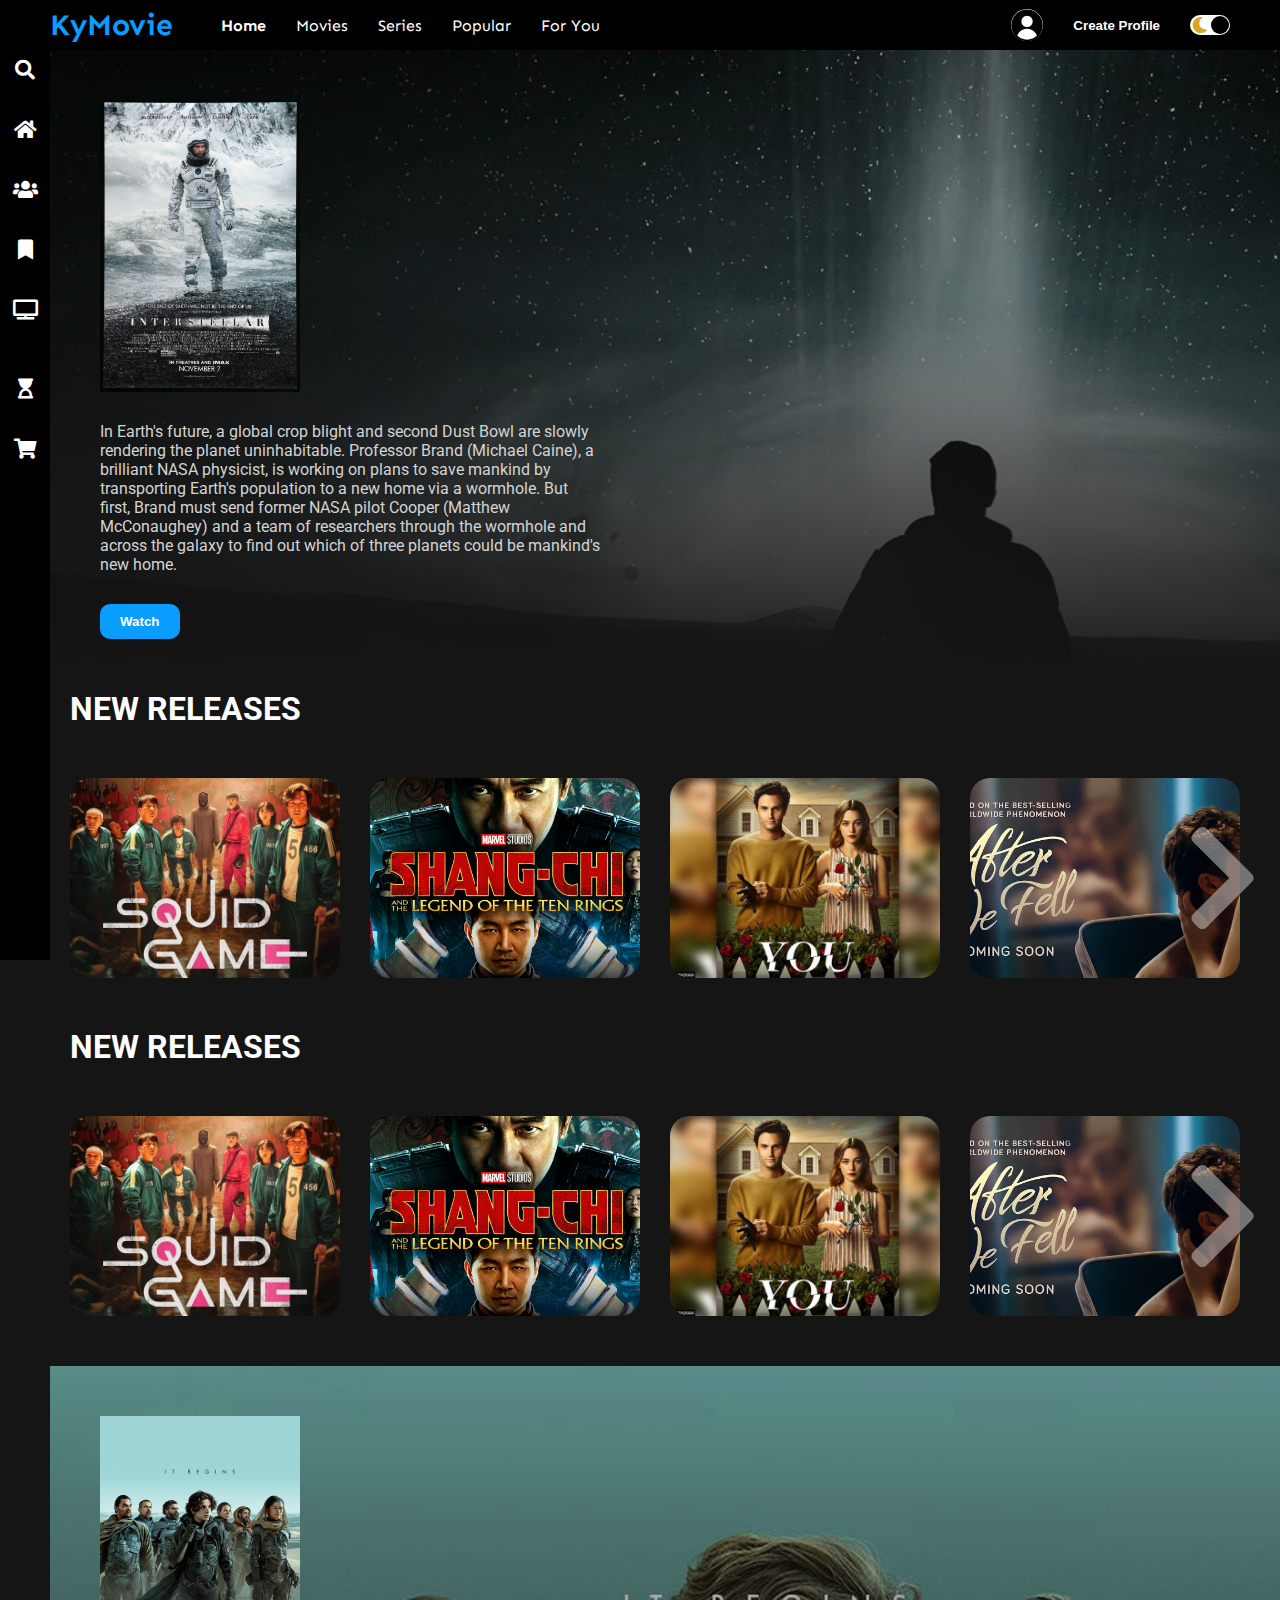
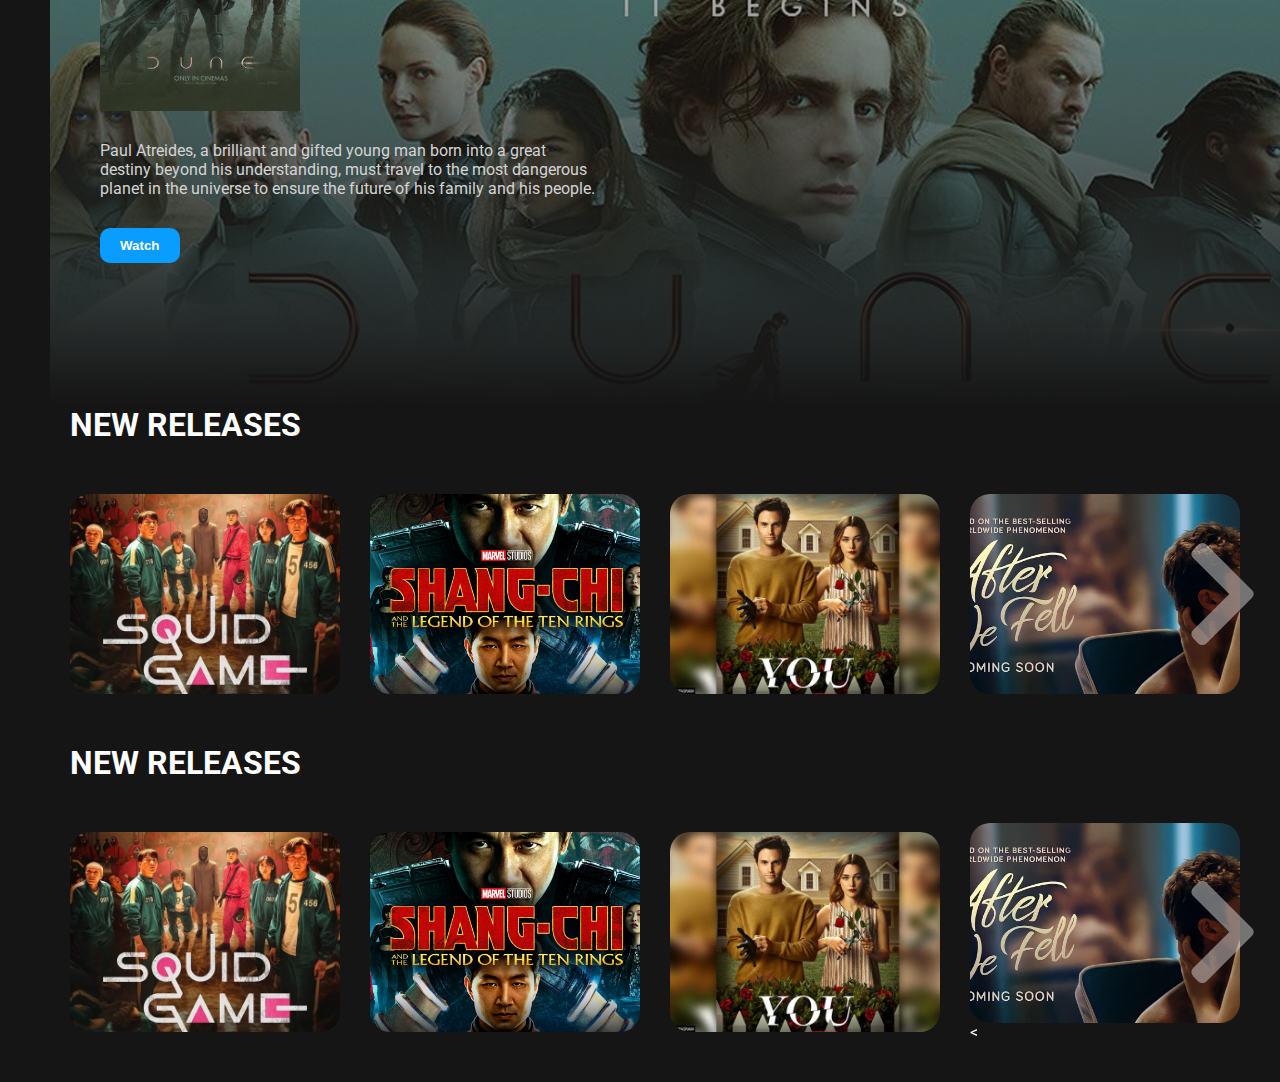
<file: index.html>
<html lang="en">

<head>
    <meta charset="UTF-8">
    <meta http-equiv="X-UA-Compatible" content="IE=edge">
    <meta name="viewport" content="width=device-width, initial-scale=1.0">
    <link rel="stylesheet" href="style.css">
    <link
        href="https://fonts.googleapis.com/css2?family=Roboto:wght@100;300;400;500;700;900&family=Sen:wght@400;700;800&display=swap"
        rel="stylesheet">
    <link rel="stylesheet" href="https://cdnjs.cloudflare.com/ajax/libs/font-awesome/5.15.2/css/all.min.css">
    <title>Movie Design</title>
</head>

<body>
    <div class="navbar">
        <div class="navbar-container">
            <div class="logo-container">
                <h1 class="logo">KyMovie</h1>
            </div>
            <div class="menu-container">
                <ul class="menu-list">
                    <li class="menu-list-item active">Home</li>
                    <li class="menu-list-item">Movies</li>
                    <li class="menu-list-item">Series</li>
                    <li class="menu-list-item">Popular</li>
                    <li class="menu-list-item">For You</li>
                </ul>
            </div>
            <div class= "profile-container">
                <img class= "profile-picture" src="img/profilepic.png" alt="">
                <div class= "profile-text-container">
                    <!--<span class="profile-text">Profile</span> -->
                    <div class="dropdown">  
                        <button class="dropbtn"> Create Profile</button>  
                        <div class="dropdown-content">  
                        <a href="registration.html", target='_blank'> Create Profile </a>  
                        </div>  
                        </div>  
                </div>    




                <div class="toggle">
                    <i class="fas fa-moon toggle-icon"></i>
                    <i class="fas fa-sun toggle-icon"></i>
                    <div class="toggle-ball"></div>
                </div>
            </div>
        </div>
    </div>
    <div class="sidebar">
        <i class="left-menu-icon fas fa-search"></i>
        <i class="left-menu-icon fas fa-home"></i>
        <i class="left-menu-icon fas fa-users"></i>
        <i class="left-menu-icon fas fa-bookmark"></i>
        <i class="left-menu-icon fas fa-tv"></i>s
        <i class="left-menu-icon fas fa-hourglass-start"></i>
        <i class="left-menu-icon fas fa-shopping-cart"></i>


    </div>

<div class="container">
    <div class="content-container">
        <div class="featured-content"
            style="background: linear-gradient(to bottom, rgba(0,0,0,0), #151515), url('img/interstellar3.jpg');">
            <img class="featured-title" src="img/interstellar.jpg" alt="">
            <p class="featured-desc">In Earth's future, a global crop blight and second Dust Bowl are slowly rendering the planet uninhabitable. Professor Brand (Michael Caine), a brilliant NASA physicist, is working on plans to save mankind by transporting Earth's population to a new home via a wormhole. But first, Brand must send former NASA pilot Cooper (Matthew McConaughey) and a team of researchers through the wormhole and across the galaxy to find out which of three planets could be mankind's new home.</p>
            <button class="featured-button" onclick=" window.open('https://www.youtube.com/watch?v=2LqzF5WauAw','_blank')"> Watch </button>
        </div>
        <div class="movie-list-container">
            <h1 class="movie-list-title">NEW RELEASES</h1>
            <div class="movie-list-wrapper">
                <div class="movie-list">
                    <div class="movie-list-item">
                        <img class="movie-list-item-img" src="img/squid2.jpeg" alt="">
                        <span class="movie-list-item-title">Squid Game</span>
                        <p class="movie-list-item-desc">Hundreds of cash-strapped contestants accept an invitation to compete in children's games for a tempting prize, but the stakes are deadly.</p>
                        <button class="movie-list-item-button" onclick=" window.open('https://www.youtube.com/watch?v=oqxAJKy0ii4','_blank')"> Watch </button>
                    </div>
                    <div class="movie-list-item">
                        <img class="movie-list-item-img" src="img/shang-chi.jpg" alt="">
                        <span class="movie-list-item-title">Shang-Chi</span>
                        <p class="movie-list-item-desc">Martial-arts master Shang-Chi confronts the past he thought he left behind when he's drawn into the web of the mysterious Ten Rings organization.</p>
                        <button class="movie-list-item-button" onclick=" window.open('https://www.youtube.com/watch?v=8YjFbMbfXaQ','_blank')"> Watch </button>
                    </div>
                    <div class="movie-list-item">
                        <img class="movie-list-item-img" src="img/you.jpg" alt="">
                        <span class="movie-list-item-title">You</span>
                        <p class="movie-list-item-desc">What would you do for love? For a brilliant male bookstore manager who crosses paths with an aspiring female writer, this question is put to the test.</p>
                        <button class="movie-list-item-button" onclick=" window.open('https://www.youtube.com/watch?v=xAN1ThhTWsE','_blank')"> Watch </button>
                    </div>
                    <div class="movie-list-item">
                        <img class="movie-list-item-img" src="img/after2.jpg" alt="">
                        <span class="movie-list-item-title">After We Fell</span>
                        <p class="movie-list-item-desc">As Tessa makes a life-changing decision, revelations about her family and Hardin's past threaten to derail her plans and end the couple's intense relationship.</p>
                        <button class="movie-list-item-button" onclick=" window.open('https://www.youtube.com/watch?v=3OHPCurXcTU','_blank')"> Watch </button>
                    </div>
                    <div class="movie-list-item">
                        <img class="movie-list-item-img" src="img/dune.png" alt="">
                        <span class="movie-list-item-title">Dune</span>
                        <p class="movie-list-item-desc">Paul Atreides, a brilliant and gifted young man born into a great destiny beyond his understanding, must travel to the most dangerous planet in the universe to ensure the future of his family and his people.</p>
                        <button class="movie-list-item-button" onclick=" window.open('https://www.youtube.com/watch?v=8g18jFHCLXk','_blank')"> Watch </button>
                    </div>
                    <div class="movie-list-item">
                        <img class="movie-list-item-img" src="img/black.jpg" alt="">
                        <span class="movie-list-item-title">Black Widow</span>
                        <p class="movie-list-item-desc">Natasha Romanoff, aka Black Widow, confronts the darker parts of her ledger when a dangerous conspiracy with ties to her past arises.</p>
                        <button class="movie-list-item-button" onclick=" window.open('https://www.youtube.com/watch?v=Fp9pNPdNwjI','_blank')"> Watch </button>
                    </div>
                    <div class="movie-list-item">
                        <img class="movie-list-item-img" src="img/squid2.jpeg" alt="">
                        <span class="movie-list-item-title">Squid Game</span>
                        <p class="movie-list-item-desc">Hundreds of cash-strapped contestants accept an invitation to compete in children's games for a tempting prize, but the stakes are deadly.</p>
                        <button class="movie-list-item-button" onclick=" window.open('https://www.youtube.com/watch?v=oqxAJKy0ii4','_blank')"> Watch </button>
                    </div>
                </div>
                <i class="fas fa-chevron-right arrow"></i>
            </div>
        </div>
        <div class="movie-list-container">
            <h1 class="movie-list-title">NEW RELEASES</h1>
            <div class="movie-list-wrapper">
                <div class="movie-list">
                    <div class="movie-list-item">
                        <img class="movie-list-item-img" src="img/squid2.jpeg" alt="">
                        <span class="movie-list-item-title">Squid Game</span>
                        <p class="movie-list-item-desc">Hundreds of cash-strapped contestants accept an invitation to compete in children's games for a tempting prize, but the stakes are deadly.</p>
                        <button class="movie-list-item-button" onclick=" window.open('https://www.youtube.com/watch?v=oqxAJKy0ii4','_blank')"> Watch </button>
                    </div>
                    <div class="movie-list-item">
                        <img class="movie-list-item-img" src="img/shang-chi.jpg" alt="">
                        <span class="movie-list-item-title">Shang-Chi</span>
                        <p class="movie-list-item-desc">Martial-arts master Shang-Chi confronts the past he thought he left behind when he's drawn into the web of the mysterious Ten Rings organization.</p>
                        <button class="movie-list-item-button" onclick=" window.open('https://www.youtube.com/watch?v=8YjFbMbfXaQ','_blank')"> Watch </button>
                    </div>
                    <div class="movie-list-item">
                        <img class="movie-list-item-img" src="img/you.jpg" alt="">
                        <span class="movie-list-item-title">You</span>
                        <p class="movie-list-item-desc">What would you do for love? For a brilliant male bookstore manager who crosses paths with an aspiring female writer, this question is put to the test.</p>
                        <button class="movie-list-item-button" onclick=" window.open('https://www.youtube.com/watch?v=xAN1ThhTWsE','_blank')"> Watch </button>
                    </div>
                    <div class="movie-list-item">
                        <img class="movie-list-item-img" src="img/after2.jpg" alt="">
                        <span class="movie-list-item-title">After We Fell</span>
                        <p class="movie-list-item-desc">As Tessa makes a life-changing decision, revelations about her family and Hardin's past threaten to derail her plans and end the couple's intense relationship.</p>
                        <button class="movie-list-item-button" onclick=" window.open('https://www.youtube.com/watch?v=3OHPCurXcTU','_blank')"> Watch </button>
                    </div>
                    <div class="movie-list-item">
                        <img class="movie-list-item-img" src="img/dune.png" alt="">
                        <span class="movie-list-item-title">Dune</span>
                        <p class="movie-list-item-desc">Paul Atreides, a brilliant and gifted young man born into a great destiny beyond his understanding, must travel to the most dangerous planet in the universe to ensure the future of his family and his people.</p>
                        <button class="movie-list-item-button" onclick=" window.open('https://www.youtube.com/watch?v=8g18jFHCLXk','_blank')"> Watch </button>
                    </div>
                    <div class="movie-list-item">
                        <img class="movie-list-item-img" src="img/black.jpg" alt="">
                        <span class="movie-list-item-title">Black Widow</span>
                        <p class="movie-list-item-desc"><p class="movie-list-item-desc">Natasha Romanoff, aka Black Widow, confronts the darker parts of her ledger when a dangerous conspiracy with ties to her past arises.</p>
                    </p>
                    <button class="movie-list-item-button" onclick=" window.open('https://www.youtube.com/watch?v=Fp9pNPdNwjI','_blank')"> Watch </button>
                    </div>
                    <div class="movie-list-item">
                        <img class="movie-list-item-img" src="img/squid2.jpeg" alt="">
                        <span class="movie-list-item-title">Squid Game</span>
                        <p class="movie-list-item-desc">Hundreds of cash-strapped contestants accept an invitation to compete in children's games for a tempting prize, but the stakes are deadly.</p>
                        <button class="movie-list-item-button" onclick=" window.open('https://www.youtube.com/watch?v=oqxAJKy0ii4','_blank')"> Watch </button>
                    </div>
                </div>
                <i class="fas fa-chevron-right arrow"></i>
            </div>
        </div>
        <div class="featured-content"
            style="background: linear-gradient(to bottom, rgba(0,0,0,0), #151515), url(img/dune.jpg);">
            <img class="featured-title" src="img/dune2.jpg" alt=""> 
            <p class="featured-desc">Paul Atreides, a brilliant and gifted young man born into a great destiny beyond his understanding, must travel to the most dangerous planet in the universe to ensure the future of his family and his people.</p>
            <button class="featured-button" onclick=" window.open('https://www.youtube.com/watch?v=8g18jFHCLXk','_blank')"> Watch </button>
        </div>
        <div class="movie-list-container">
            <h1 class="movie-list-title">NEW RELEASES</h1>
            <div class="movie-list-wrapper">
                <div class="movie-list">
                    <div class="movie-list-item">
                        <img class="movie-list-item-img" src="img/squid2.jpeg" alt="">
                        <span class="movie-list-item-title">Squid Game</span>
                        <p class="movie-list-item-desc">Hundreds of cash-strapped contestants accept an invitation to compete in children's games for a tempting prize, but the stakes are deadly.</p>
                        <button class="movie-list-item-button" onclick=" window.open('https://www.youtube.com/watch?v=oqxAJKy0ii4','_blank')"> Watch </button>
                    </div>
                    <div class="movie-list-item">
                        <img class="movie-list-item-img" src="img/shang-chi.jpg" alt="">
                        <span class="movie-list-item-title">Shang-Chi</span>
                        <p class="movie-list-item-desc">Martial-arts master Shang-Chi confronts the past he thought he left behind when he's drawn into the web of the mysterious Ten Rings organization.</p>
                        <button class="movie-list-item-button" onclick=" window.open('https://www.youtube.com/watch?v=8YjFbMbfXaQ','_blank')"> Watch </button>
                    </div>
                    <div class="movie-list-item">
                        <img class="movie-list-item-img" src="img/you.jpg" alt="">
                        <span class="movie-list-item-title">You</span>
                        <p class="movie-list-item-desc">What would you do for love? For a brilliant male bookstore manager who crosses paths with an aspiring female writer, this question is put to the test.</p>
                        <button class="movie-list-item-button" onclick=" window.open('https://www.youtube.com/watch?v=xAN1ThhTWsE','_blank')"> Watch </button>
                    </div>
                    <div class="movie-list-item">
                        <img class="movie-list-item-img" src="img/after2.jpg" alt="">
                        <span class="movie-list-item-title">After We Fell</span>
                        <p class="movie-list-item-desc">As Tessa makes a life-changing decision, revelations about her family and Hardin's past threaten to derail her plans and end the couple's intense relationship.</p>
                        <button class="movie-list-item-button" onclick=" window.open('https://www.youtube.com/watch?v=3OHPCurXcTU','_blank')"> Watch </button>
                    </div>
                    <div class="movie-list-item">
                        <img class="movie-list-item-img" src="img/dune.png" alt="">
                        <span class="movie-list-item-title">Dune</span>
                        <p class="movie-list-item-desc">Paul Atreides, a brilliant and gifted young man born into a great destiny beyond his understanding, must travel to the most dangerous planet in the universe to ensure the future of his family and his people.</p>
                        <button class="movie-list-item-button" onclick=" window.open('https://www.youtube.com/watch?v=8g18jFHCLXk','_blank')"> Watch </button>
                    </div>
                    <div class="movie-list-item">
                        <img class="movie-list-item-img" src="img/black.jpg" alt="">
                        <span class="movie-list-item-title">Black Widow</span>
                        <p class="movie-list-item-desc"><p class="movie-list-item-desc">Natasha Romanoff, aka Black Widow, confronts the darker parts of her ledger when a dangerous conspiracy with ties to her past arises.</p>
                    </p>
                    <button class="movie-list-item-button" onclick=" window.open('https://www.youtube.com/watch?v=Fp9pNPdNwjI','_blank')"> Watch </button>
                    </div>
                    <div class="movie-list-item">
                        <img class="movie-list-item-img" src="img/squid2.jpeg" alt="">
                        <span class="movie-list-item-title">Squid Games</span>
                        <p class="movie-list-item-desc">Hundreds of cash-strapped contestants accept an invitation to compete in children's games for a tempting prize, but the stakes are deadly.</p>
                        <button class="movie-list-item-button" onclick=" window.open('https://www.youtube.com/watch?v=oqxAJKy0ii4','_blank')"> Watch </button>
                    </div>
                </div>
                <i class="fas fa-chevron-right arrow"></i>
            </div>
        </div>
        <div class="movie-list-container">
            <h1 class="movie-list-title">NEW RELEASES</h1>
            <div class="movie-list-wrapper">
                <div class="movie-list">
                    <div class="movie-list-item">
                        <img class="movie-list-item-img" src="img/squid2.jpeg" alt="">
                        <span class="movie-list-item-title">Squid Games</span>
                        <p class="movie-list-item-desc">Hundreds of cash-strapped contestants accept an invitation to compete in children's games for a tempting prize, but the stakes are deadly.</p>
                        <button class="movie-list-item-button" onclick=" window.open('https://www.youtube.com/watch?v=oqxAJKy0ii4','_blank')"> Watch </button>
                    </div>
                    <div class="movie-list-item">
                        <img class="movie-list-item-img" src="img/shang-chi.jpg" alt="">
                        <span class="movie-list-item-title">Shang-Chi</span>
                        <p class="movie-list-item-desc">Martial-arts master Shang-Chi confronts the past he thought he left behind when he's drawn into the web of the mysterious Ten Rings organization.</p>
                        <button class="movie-list-item-button" onclick=" window.open('https://www.youtube.com/watch?v=8YjFbMbfXaQ','_blank')"> Watch </button>
                    </div>
                    <div class="movie-list-item">
                        <img class="movie-list-item-img" src="img/you.jpg" alt="">
                        <span class="movie-list-item-title">You</span>
                        <p class="movie-list-item-desc">What would you do for love? For a brilliant male bookstore manager who crosses paths with an aspiring female writer, this question is put to the test.</p>
                        <button class="movie-list-item-button" onclick=" window.open('https://www.youtube.com/watch?v=xAN1ThhTWsE','_blank')"> Watch </button>
                    </div>
                    <div class="movie-list-item">
                        <img class="movie-list-item-img" src="img/after2.jpg" alt="">
                        <span class="movie-list-item-title">After We Fell</span>
                        <p class="movie-list-item-desc">As Tessa makes a life-changing decision, revelations about her family and Hardin's past threaten to derail her plans and end the couple's intense relationship.</p>
                        <<button class="movie-list-item-button" onclick=" window.open('https://www.youtube.com/watch?v=3OHPCurXcTU','_blank')"> Watch </button>
                    </div>
                    <div class="movie-list-item">
                        <img class="movie-list-item-img" src="img/dune.png" alt="">
                        <span class="movie-list-item-title">Dune</span>
                        <p class="movie-list-item-desc">Paul Atreides, a brilliant and gifted young man born into a great destiny beyond his understanding, must travel to the most dangerous planet in the universe to ensure the future of his family and his people.</p>
                        <button class="movie-list-item-button" onclick=" window.open('https://www.youtube.com/watch?v=8g18jFHCLXk','_blank')"> Watch </button>
                    </div>
                    <div class="movie-list-item">
                        <img class="movie-list-item-img" src="img/black.jpg" alt="">
                        <span class="movie-list-item-title">Black Widow</span>
                        <p class="movie-list-item-desc"><p class="movie-list-item-desc">Natasha Romanoff, aka Black Widow, confronts the darker parts of her ledger when a dangerous conspiracy with ties to her past arises.</p>
                    </p>
                    <button class="movie-list-item-button" onclick=" window.open('https://www.youtube.com/watch?v=Fp9pNPdNwjI','_blank')"> Watch </button>
                    </div>
                    <div class="movie-list-item">
                        <img class="movie-list-item-img" src="img/squid2.jpeg" alt="">
                        <span class="movie-list-item-title">Squid Game</span>
                        <p class="movie-list-item-desc">Hundreds of cash-strapped contestants accept an invitation to compete in children's games for a tempting prize, but the stakes are deadly..</p>
                        <button class="movie-list-item-button" onclick=" window.open('https://www.youtube.com/watch?v=oqxAJKy0ii4','_blank')"> Watch </button>
                    </div>
                </div>
                <i class="fas fa-chevron-right arrow"></i>
            </div>
        </div>
    </div>
</div>
    <script src="app.js"></script>
</body>

</html>
</file>
<file: style.css>
* {
  margin: 0;
}

body {
  font-family: "Roboto", sans-serif;
}

.navbar {
  width: 100%;
  height: 50px;
  background-color: black;
  position: sticky;
  top: 0;
}

.navbar-container {
  display: flex;
  align-items: center;
  padding: 0 50px;
  height: 100%;
  color: white;
  font-family: "Sen", sans-serif;
}

.logo-container {
  flex: 1;
}

.logo {
  font-size: 30px;
  color: #099dff;
}

.menu-container {
  flex: 6;
}

.menu-list {
  display: flex;
  list-style: none;
}

.menu-list-item {
  margin-right: 30px;
}

.menu-list-item.active {
  font-weight: bold;
}
.profile-container {
  flex: 2;
  display: flex;
  align-items: center;
  justify-content: flex-end;
}

.profile-text-container {
  margin: 0 20px;
}

.profile-picture {
  width: 32px;
  height: 32px;
  border-radius: 50%;
  object-fit: cover;
}

.toggle {
  width: 40px;
  height: 20px;
  background-color: white;
  border-radius: 30px;
  display: flex;
  align-items: center;
  justify-content: space-around;
  position: relative;
}

.toggle-icon {
  color: goldenrod;
}

.toggle-ball {
  width: 18px;
  height: 18px;
  background-color: black;
  position: absolute;
  right: 1px;
  border-radius: 50%;
  cursor: pointer;
  transition: 1s ease all;
}

.sidebar {
  width: 50px;
  height: 100%;
  background-color: black;
  position: fixed;
  top: 0;
  display: flex;
  flex-direction: column;
  align-items: center;
  padding-top: 60px;
}

.left-menu-icon {
  color: white;
  font-size: 20px;
  margin-bottom: 40px;
}

.container {
  background-color: #151515;
  min-height: calc(100vh - 50px);
  color: white;
}

.content-container {
  margin-left: 50px;
}

.featured-content {
  height: 60vh;
  padding: 50px;
}

.featured-title {
  width: 200px;
}

.featured-desc {
  width: 500px;
  color: lightgray;
  margin: 30px 0;
}

.featured-button {
  background-color: #099dff;
  color: white;
  padding: 10px 20px;
  border-radius: 10px;
  border: none;
  outline: none;
  font-weight: bold;
}

.movie-list-container {
  padding: 0 20px;
}

.movie-list-wrapper {
  position: relative;
  overflow: hidden;
}

.movie-list {
  display: flex;
  align-items: center;
  height: 300px;
  transform: translateX(0);
  transition: all 1s ease-in-out;
}

.movie-list-item {
  margin-right: 30px;
  position: relative;
}

.movie-list-item:hover .movie-list-item-img {
  transform: scale(1.2);
  margin: 0 30px;
  opacity: 0.5;
}

.movie-list-item:hover .movie-list-item-title,
.movie-list-item:hover .movie-list-item-desc,
.movie-list-item:hover .movie-list-item-button {
  opacity: 1;
}

.movie-list-item-img {
  transition: all 1s ease-in-out;
  width: 270px;
  height: 200px;
  object-fit: cover;
  border-radius: 20px;
}

.movie-list-item-title {
  background-color:transparent;
  padding: 0 10px;
  font-size: 32px;
  font-weight: bold;
  position: absolute;
  top: 10%;
  left: 50px;
  opacity: 0;
  transition: 1s all ease-in-out;
}

.movie-list-item-desc {
  background: transparent;
  padding: 10px;
  font-size: 14px;
  position: absolute;
  top: 30%;
  left: 50px;
  width: 230px;
  opacity: 0;
  transition: 1s all ease-in-out;
}


.movie-list-item-button {
  padding: 10px;
  background-color: #099dff;
  color: white;
  border-radius: 10px;
  outline: none;
  border: none;
  cursor: pointer;
  position: absolute;
  bottom: 20px;
  left: 50px;
  opacity: 0;
  transition: 1s all ease-in-out;
}

.arrow {
  font-size: 120px;
  position: absolute;
  top: 90px;
  right: 0;
  color: lightgray;
  opacity: 0.5;
  cursor: pointer;
}

.container.active {
  background-color: white;
}

.movie-list-title.active {
  color: black;
}

.navbar-container.active {
  background-color: white;

  color: black;
}

.sidebar.active{
    background-color: white;
}

.left-menu-icon.active{
    color: black;
}

.toggle.active{
    background-color: black;
}

.toggle-ball.active{
    background-color: white;
    transform: translateX(-20px);

}

.dropbtn {  
  background-color: #000000;
  color: white;
  padding: 10px;
  border-radius: 10px;
  border: none;
  outline: none;
  font-weight: bold;
} 
}  

.dropdown {  
  display: inline-block;  
  position: relative  
}

.dropdown-content {  
  position: absolute;  
  background-color: lightgrey;  
  min-width: 200px;  
  display: none;  
  z-index: 1;  
}  

.dropdown-content a {  
  color: black;  
  padding: 12px 16px;  
  text-decoration: none;  
  display: block;  
}  

.dropdown-content a:hover {  
  background-color: rgb(64, 61, 218);  
}  
.dropdown:hover .dropdown-content {  
  display: block;  
}  
.dropdown:hover .dropbtn {  
  background-color: grey;  
}  

@media only screen and (max-width: 940px){
    .menu-container{
        display: none;
    }
}
</file>
